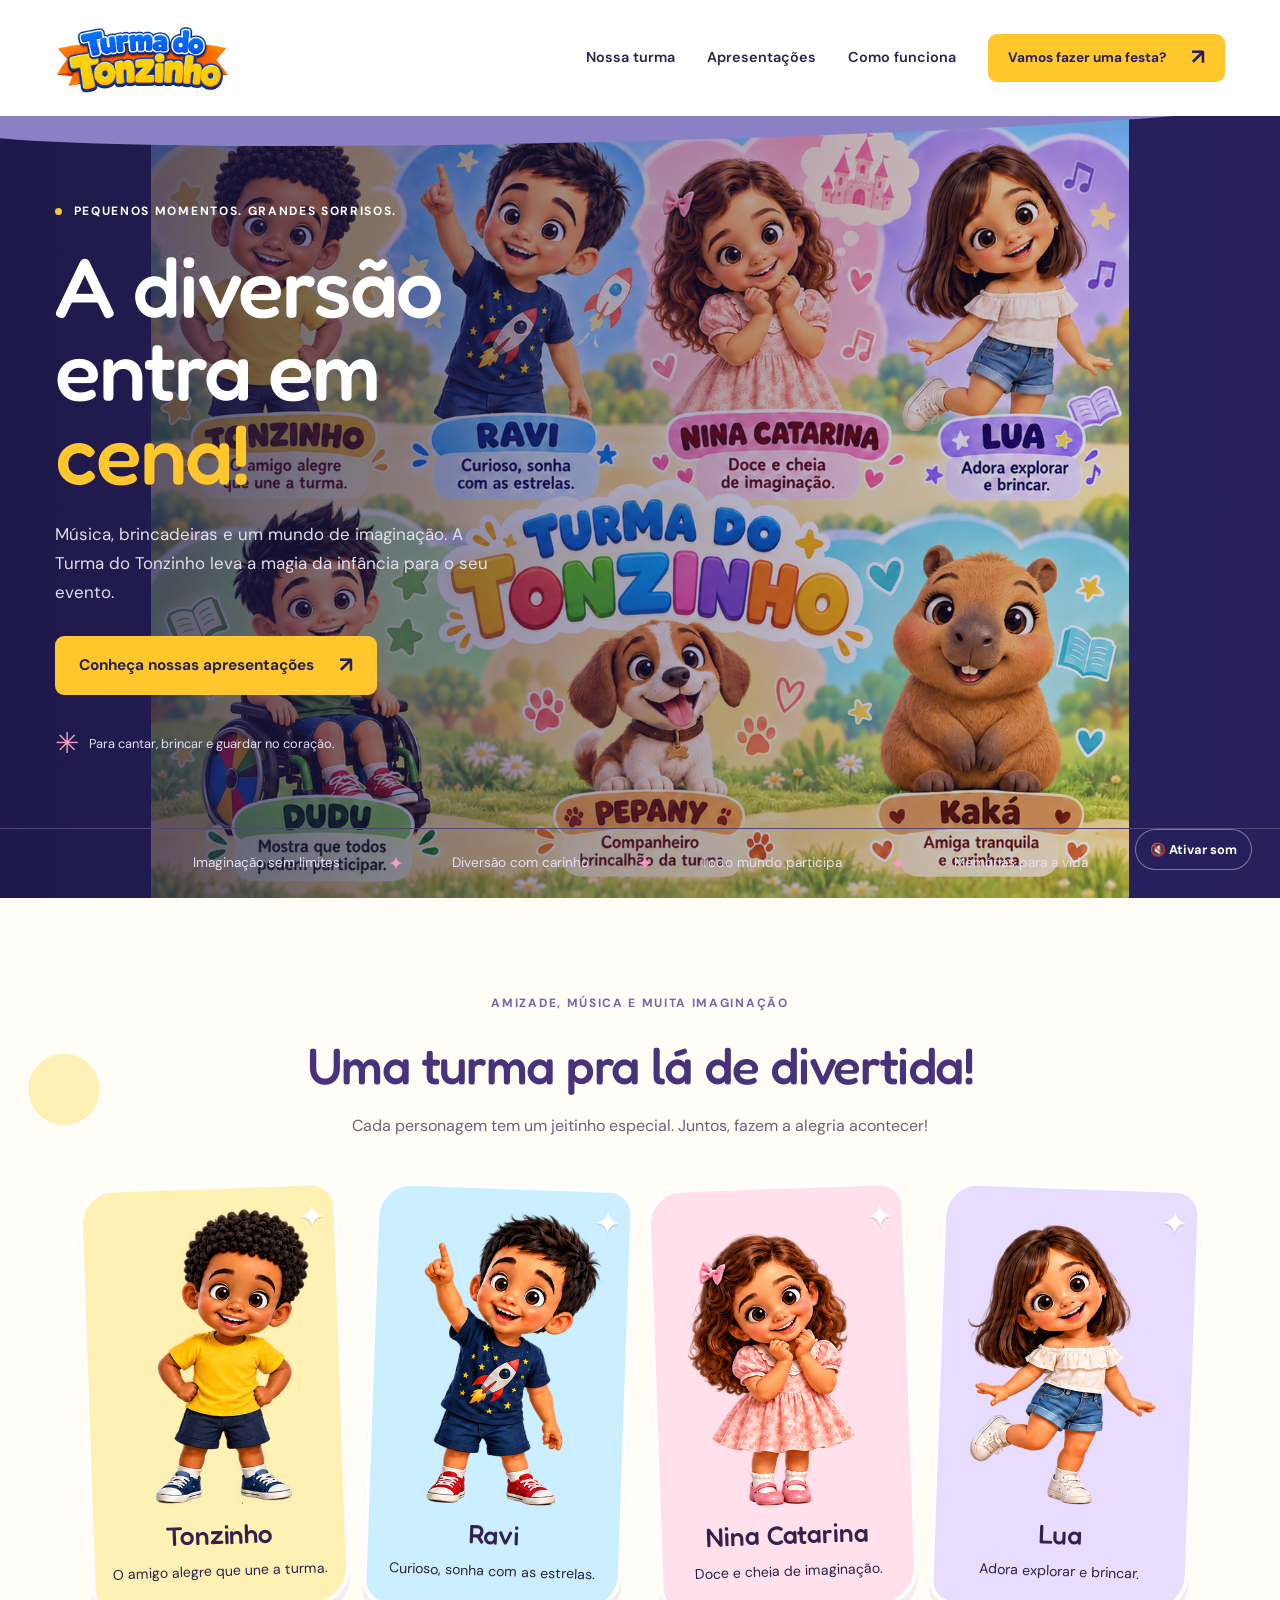
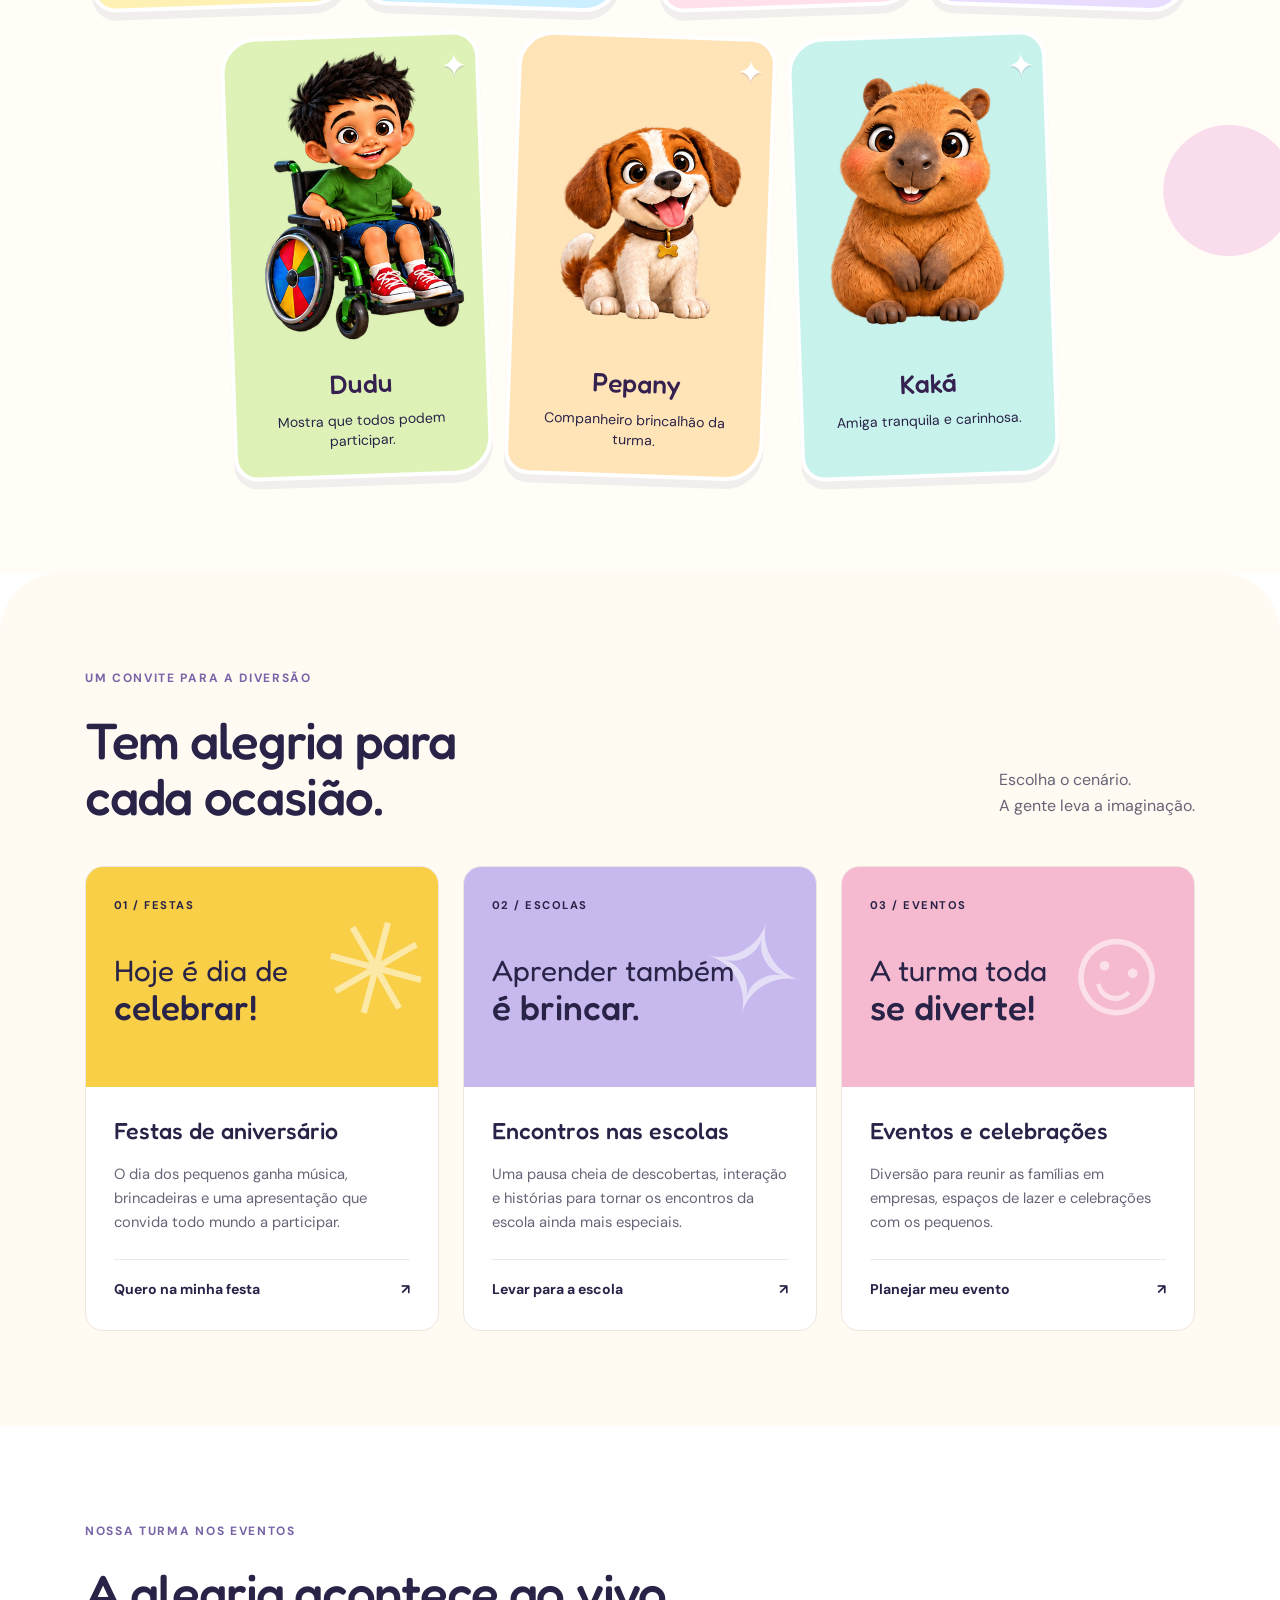
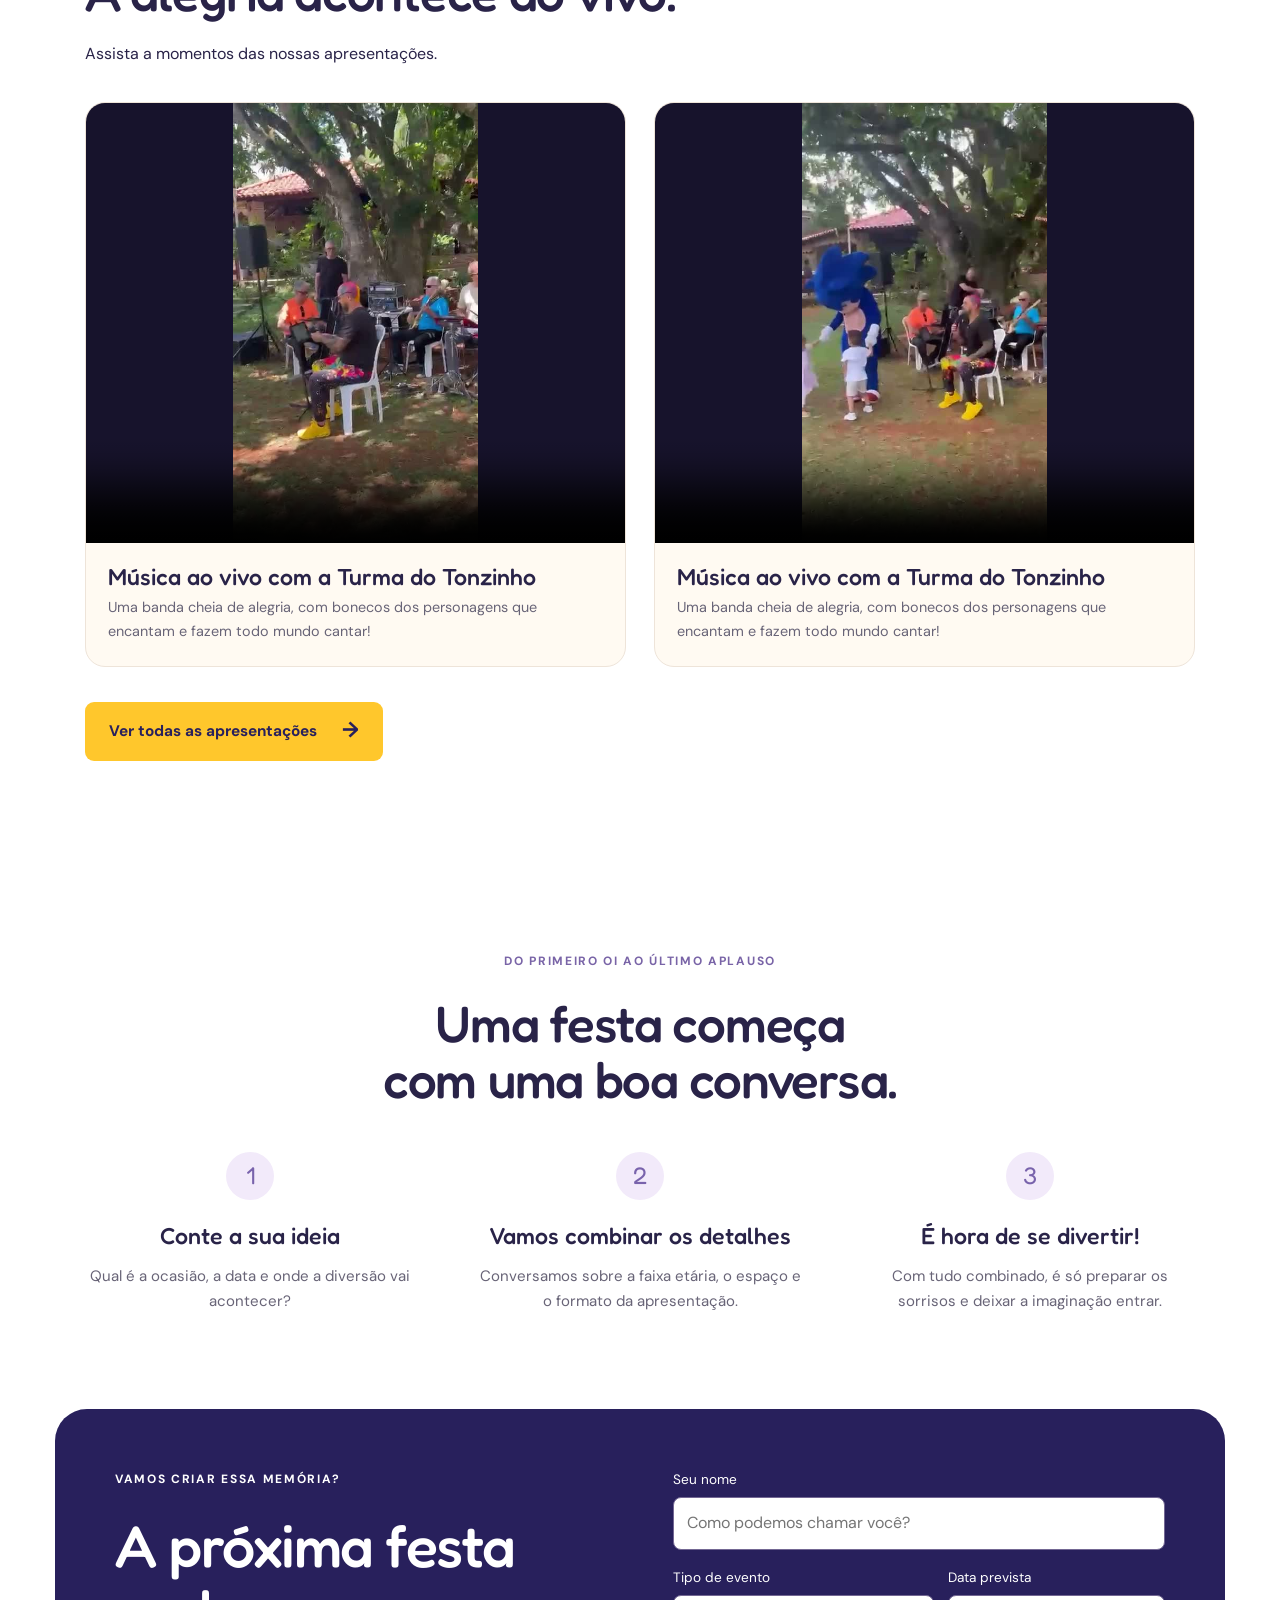
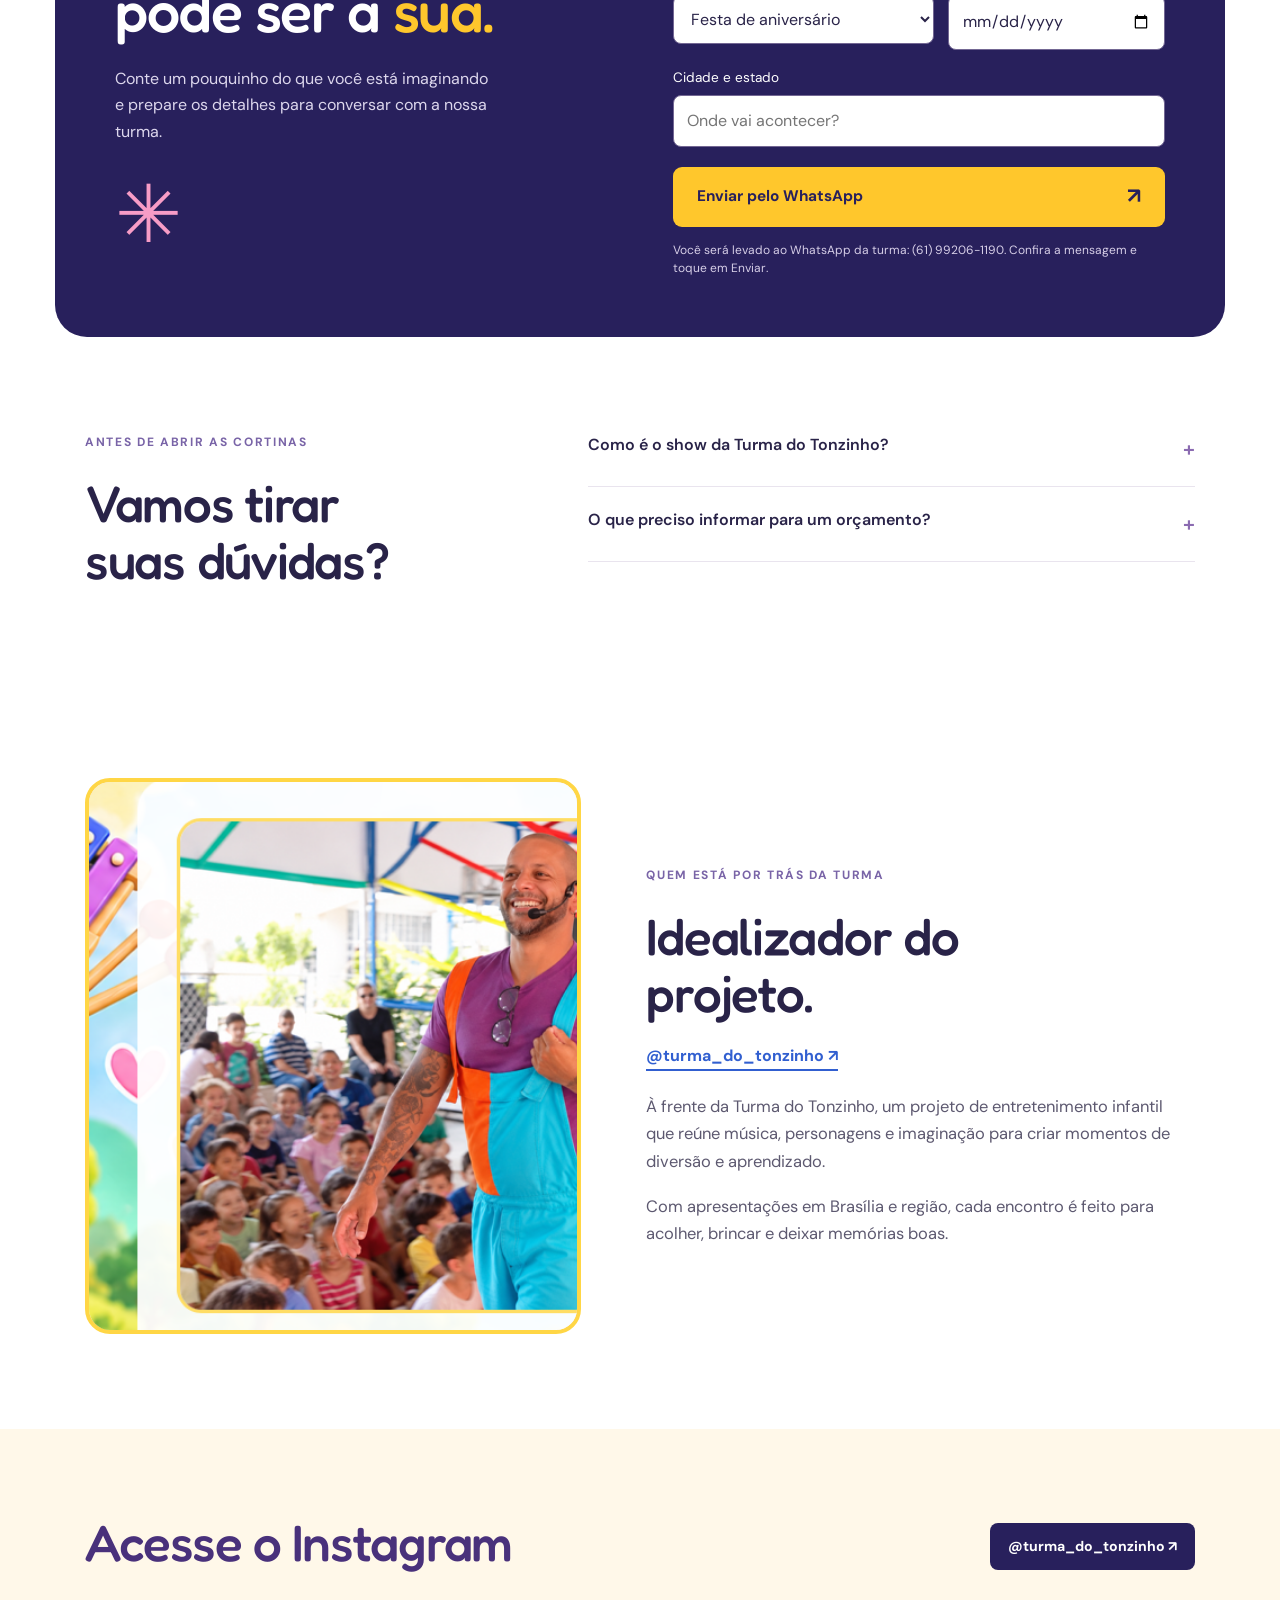
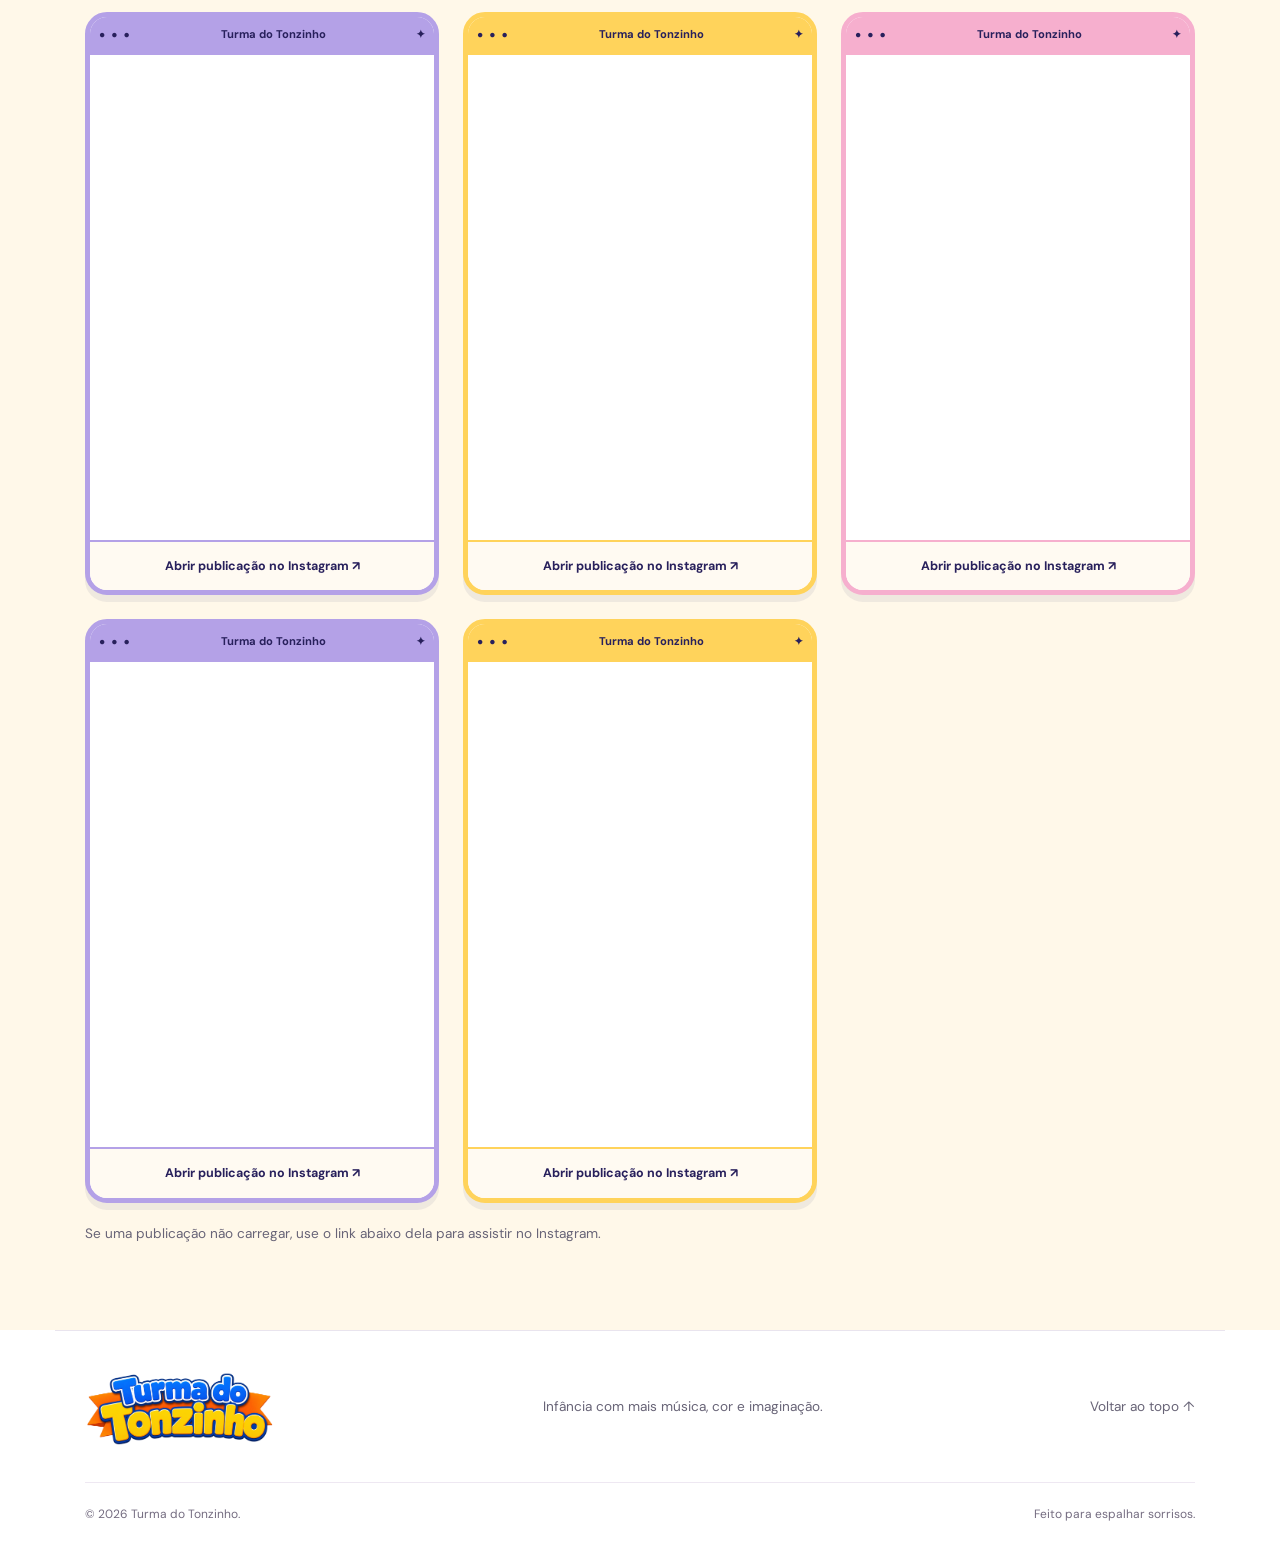
<file: index.html>
<!doctype html>
<html lang="pt-BR">
<head><meta charset="UTF-8"><meta name="viewport" content="width=device-width, initial-scale=1"><meta name="theme-color" content="#28205c"><meta name="description" content="Turma do Tonzinho: apresentações infantis com música, brincadeiras e muita imaginação para festas, escolas e eventos."><title>Turma do Tonzinho · A diversão entra em cena!</title><link rel="stylesheet" href="styles.css"><link rel="stylesheet" href="video.css?v=kaka-2"><link rel="stylesheet" href="proof.css"><link rel="stylesheet" href="apresentacoes.css?v=janelas-1"><link rel="stylesheet" href="personagens.css"></head>
<body>
<a class="skip" href="#conteudo">Pular para o conteúdo</a>
<header class="header"><a class="logo logo-image" href="#inicio" aria-label="Turma do Tonzinho, início"><img src="logo-turma-do-tonzinho.png" alt="Turma do Tonzinho"></a><button class="menu-toggle" aria-label="Abrir menu" aria-expanded="false" aria-controls="nav">☰</button><nav id="nav" aria-label="Menu principal"><a href="#sobre">Nossa turma</a><a href="apresentacoes.html">Apresentações</a><a href="#como-funciona">Como funciona</a><a class="button small" href="#contato">Vamos fazer uma festa? <span>↗</span></a></nav></header>
<main id="conteudo">
<section class="hero" id="inicio"><div class="hero-video-wrap"><video class="hero-video" poster="turma-personagens-kaka-acento.png" autoplay muted loop playsinline aria-label="Vinheta de abertura da Turma do Tonzinho"><source src="vinheta-abertura.mp4" type="video/mp4"></video><div class="hero-overlay"></div><button class="video-control" type="button" aria-label="Ativar som da vinheta" aria-pressed="false">🔇 <span>Ativar som</span></button></div><div class="wave"></div><div class="hero-inner"><div class="hero-copy"><p class="eyebrow"><span></span> PEQUENOS MOMENTOS. GRANDES SORRISOS.</p><h1>A diversão<br>entra em <em>cena!</em></h1><p class="hero-description">Música, brincadeiras e um mundo de imaginação. A Turma do Tonzinho leva a magia da infância para o seu evento.</p><a class="button" href="apresentacoes.html">Conheça nossas apresentações <span>↗</span></a><div class="hero-note"><span>✳</span> Para cantar, brincar e guardar no coração.</div></div><div class="hero-visual"><img src="turma-personagens-kaka-acento.png" alt="Personagens da Turma do Tonzinho" fetchpriority="high"><span class="spark spark-one">✦</span><span class="spark spark-two">✧</span><div class="photo-label">A turma toda chegou! <span>☺</span></div></div></div><div class="hero-bottom"><span>Imaginação sem limites</span><span>✦</span><span>Diversão com carinho</span><span>✦</span><span>Todo mundo participa</span><span>✦</span><span>Memórias para a vida</span></div></section>
<section class="character-section" id="sobre"><div class="section"><div class="character-heading"><p class="eyebrow purple">AMIZADE, MÚSICA E MUITA IMAGINAÇÃO</p><h2>Uma turma pra lá de divertida!</h2><p>Cada personagem tem um jeitinho especial. Juntos, fazem a alegria acontecer!</p></div><div class="character-grid"><article class="character-card" style="--card-color:#fff0b4"><span class="character-star" aria-hidden="true">✦</span><div class="character-sprite" role="img" aria-label="Tonzinho" style="background-position:0.0% 0%"></div><h3>Tonzinho</h3><p>O amigo alegre que une a turma.</p></article><article class="character-card" style="--card-color:#ccefff"><span class="character-star" aria-hidden="true">✦</span><div class="character-sprite" role="img" aria-label="Ravi" style="background-position:33.333333333333336% 0%"></div><h3>Ravi</h3><p>Curioso, sonha com as estrelas.</p></article><article class="character-card" style="--card-color:#ffe0eb"><span class="character-star" aria-hidden="true">✦</span><div class="character-sprite" role="img" aria-label="Nina Catarina" style="background-position:66.66666666666667% 0%"></div><h3>Nina Catarina</h3><p>Doce e cheia de imaginação.</p></article><article class="character-card" style="--card-color:#e9ddff"><span class="character-star" aria-hidden="true">✦</span><div class="character-sprite" role="img" aria-label="Lua" style="background-position:100.0% 0%"></div><h3>Lua</h3><p>Adora explorar e brincar.</p></article><article class="character-card" style="--card-color:#def2b7"><span class="character-star" aria-hidden="true">✦</span><div class="character-sprite" role="img" aria-label="Dudu" style="background-position:0.0% 100%"></div><h3>Dudu</h3><p>Mostra que todos podem participar.</p></article><article class="character-card" style="--card-color:#ffe4b8"><span class="character-star" aria-hidden="true">✦</span><div class="character-sprite" role="img" aria-label="Pepany" style="background-position:33.333333333333336% 100%"></div><h3>Pepany</h3><p>Companheiro brincalhão da turma.</p></article><article class="character-card" style="--card-color:#c8f2ec"><span class="character-star" aria-hidden="true">✦</span><div class="character-sprite" role="img" aria-label="Kaká" style="background-position:66.66666666666667% 100%"></div><h3>Kaká</h3><p>Amiga tranquila e carinhosa.</p></article></div></div></section>
<section class="shows" id="apresentacoes"><div class="section"><div class="section-heading"><div><p class="eyebrow purple">UM CONVITE PARA A DIVERSÃO</p><h2>Tem alegria para<br>cada ocasião.</h2></div><p>Escolha o cenário.<br>A gente leva a imaginação.</p></div><div class="cards"><article class="card"><div class="card-top birthday"><span class="card-number">01 / FESTAS</span><span class="card-symbol">✳</span><p>Hoje é dia de<br><strong>celebrar!</strong></p></div><div class="card-body"><h3>Festas de aniversário</h3><p>O dia dos pequenos ganha música, brincadeiras e uma apresentação que convida todo mundo a participar.</p><a href="#contato" data-event="Festa de aniversário">Quero na minha festa <span>↗</span></a></div></article><article class="card"><div class="card-top school"><span class="card-number">02 / ESCOLAS</span><span class="card-symbol">✧</span><p>Aprender também<br><strong>é brincar.</strong></p></div><div class="card-body"><h3>Encontros nas escolas</h3><p>Uma pausa cheia de descobertas, interação e histórias para tornar os encontros da escola ainda mais especiais.</p><a href="#contato" data-event="Apresentação na escola">Levar para a escola <span>↗</span></a></div></article><article class="card"><div class="card-top events"><span class="card-number">03 / EVENTOS</span><span class="card-symbol">☺</span><p>A turma toda<br><strong>se diverte!</strong></p></div><div class="card-body"><h3>Eventos e celebrações</h3><p>Diversão para reunir as famílias em empresas, espaços de lazer e celebrações com os pequenos.</p><a href="#contato" data-event="Evento ou celebração">Planejar meu evento <span>↗</span></a></div></article></div></div></section>
<section class="section event-preview"><p class="eyebrow purple">NOSSA TURMA NOS EVENTOS</p><h2>A alegria acontece ao vivo.</h2><p>Assista a momentos das nossas apresentações.</p><div class="event-videos"><article class="event-video"><video controls playsinline preload="none" poster="apresentacao-1.jpg" aria-label="Apresentação da Turma do Tonzinho, vídeo 1"><source src="apresentacao-1.mp4" type="video/mp4">Seu navegador não suporta vídeo.</video><h3>Música ao vivo com a Turma do Tonzinho</h3><p>Uma banda cheia de alegria, com bonecos dos personagens que encantam e fazem todo mundo cantar!</p></article><article class="event-video"><video controls playsinline preload="none" poster="apresentacao-2.jpg" aria-label="Apresentação da Turma do Tonzinho, vídeo 2"><source src="apresentacao-2.mp4" type="video/mp4">Seu navegador não suporta vídeo.</video><h3>Música ao vivo com a Turma do Tonzinho</h3><p>Uma banda cheia de alegria, com bonecos dos personagens que encantam e fazem todo mundo cantar!</p></article></div><a class="button" href="apresentacoes.html">Ver todas as apresentações <span>→</span></a></section><section class="steps section" id="como-funciona"><p class="eyebrow purple">DO PRIMEIRO OI AO ÚLTIMO APLAUSO</p><h2>Uma festa começa<br>com uma boa conversa.</h2><div class="steps-grid"><article><span>1</span><h3>Conte a sua ideia</h3><p>Qual é a ocasião, a data e onde a diversão vai acontecer?</p></article><article><span>2</span><h3>Vamos combinar os detalhes</h3><p>Conversamos sobre a faixa etária, o espaço e o formato da apresentação.</p></article><article><span>3</span><h3>É hora de se divertir!</h3><p>Com tudo combinado, é só preparar os sorrisos e deixar a imaginação entrar.</p></article></div></section>
<section class="contact section" id="contato"><div><p class="eyebrow">VAMOS CRIAR ESSA MEMÓRIA?</p><h2>A próxima festa<br>pode ser a <em>sua.</em></h2><p>Conte um pouquinho do que você está imaginando e prepare os detalhes para conversar com a nossa turma.</p><span class="contact-star">✳</span></div><form id="event-form"><label for="name">Seu nome</label><input id="name" name="name" placeholder="Como podemos chamar você?" required autocomplete="name"><div class="form-row"><div><label for="event">Tipo de evento</label><select id="event" name="event"><option>Festa de aniversário</option><option>Apresentação na escola</option><option>Evento ou celebração</option></select></div><div><label for="date">Data prevista</label><input type="date" id="date" name="date"></div></div><label for="city">Cidade e estado</label><input id="city" name="city" placeholder="Onde vai acontecer?" required><button class="button" type="submit">Enviar pelo WhatsApp <span>↗</span></button><p class="form-note">Você será levado ao WhatsApp da turma: (61) 99206-1190. Confira a mensagem e toque em Enviar.</p><div id="result" hidden><label for="message">Sua mensagem está pronta</label><textarea id="message" readonly rows="5"></textarea><a class="button" id="whatsapp-link" href="https://wa.me/5561992061190" target="_blank" rel="noopener">Abrir WhatsApp ↗</a><button class="copy-button" id="copy" type="button">Copiar mensagem</button><p id="copy-status" role="status"></p></div></form></section>
<section class="faq section"><div><p class="eyebrow purple">ANTES DE ABRIR AS CORTINAS</p><h2>Vamos tirar<br>suas dúvidas?</h2></div><div class="faq-list"><details><summary>Como é o show da Turma do Tonzinho?</summary><p>O show é da Turma do Tonzinho, com banda ao vivo e bonecos infantis dos nossos personagens. Uma apresentação cheia de música, alegria e interação para encantar as crianças!</p></details><details><summary>O que preciso informar para um orçamento?</summary><p>Separe a data, a cidade, o local, a faixa etária e a quantidade estimada de crianças. Informe também o tempo de apresentação desejado.</p></details></div></section>
<section class="founder section" id="idealizador"><div class="founder-photo"><img src="idealizador.png" alt="Idealizador da Turma do Tonzinho em uma apresentação para crianças"></div><div class="founder-copy"><p class="eyebrow purple">QUEM ESTÁ POR TRÁS DA TURMA</p><h2>Idealizador do<br>projeto.</h2><a href="https://www.instagram.com/turma_do_tonzinho/" target="_blank" rel="noopener">@turma_do_tonzinho ↗</a><p>À frente da Turma do Tonzinho, um projeto de entretenimento infantil que reúne música, personagens e imaginação para criar momentos de diversão e aprendizado.</p><p>Com apresentações em Brasília e região, cada encontro é feito para acolher, brincar e deixar memórias boas.</p></div></section><section class="social-proof" id="instagram"><div class="section"><div class="section-heading"><h2>Acesse o Instagram</h2><a class="instagram-link" href="https://www.instagram.com/turma_do_tonzinho/" target="_blank" rel="noopener">@turma_do_tonzinho ↗</a></div><div class="event-instagram"><article class="instagram-window"><div class="window-bar" aria-hidden="true"><span class="window-dots">● ● ●</span><span>Turma do Tonzinho</span><span>✦</span></div><iframe src="https://www.instagram.com/p/DZEY9xwAdph/embed/" title="Publicação 1 da Turma do Tonzinho no Instagram" loading="lazy" allow="autoplay; encrypted-media; picture-in-picture; fullscreen" allowfullscreen></iframe><a href="https://www.instagram.com/p/DZEY9xwAdph/" target="_blank" rel="noopener">Abrir publicação no Instagram ↗</a></article><article class="instagram-window"><div class="window-bar" aria-hidden="true"><span class="window-dots">● ● ●</span><span>Turma do Tonzinho</span><span>✦</span></div><iframe src="https://www.instagram.com/p/DVj2JoKgKFH/embed/" title="Publicação 2 da Turma do Tonzinho no Instagram" loading="lazy" allow="autoplay; encrypted-media; picture-in-picture; fullscreen" allowfullscreen></iframe><a href="https://www.instagram.com/p/DVj2JoKgKFH/" target="_blank" rel="noopener">Abrir publicação no Instagram ↗</a></article><article class="instagram-window"><div class="window-bar" aria-hidden="true"><span class="window-dots">● ● ●</span><span>Turma do Tonzinho</span><span>✦</span></div><iframe src="https://www.instagram.com/p/DVeevL1gLmP/embed/" title="Publicação 3 da Turma do Tonzinho no Instagram" loading="lazy" allow="autoplay; encrypted-media; picture-in-picture; fullscreen" allowfullscreen></iframe><a href="https://www.instagram.com/p/DVeevL1gLmP/" target="_blank" rel="noopener">Abrir publicação no Instagram ↗</a></article><article class="instagram-window"><div class="window-bar" aria-hidden="true"><span class="window-dots">● ● ●</span><span>Turma do Tonzinho</span><span>✦</span></div><iframe src="https://www.instagram.com/p/DVeZtWxgNIA/embed/" title="Publicação 4 da Turma do Tonzinho no Instagram" loading="lazy" allow="autoplay; encrypted-media; picture-in-picture; fullscreen" allowfullscreen></iframe><a href="https://www.instagram.com/p/DVeZtWxgNIA/" target="_blank" rel="noopener">Abrir publicação no Instagram ↗</a></article><article class="instagram-window"><div class="window-bar" aria-hidden="true"><span class="window-dots">● ● ●</span><span>Turma do Tonzinho</span><span>✦</span></div><iframe src="https://www.instagram.com/p/DSLtM_ggK1r/embed/" title="Publicação 5 da Turma do Tonzinho no Instagram" loading="lazy" allow="autoplay; encrypted-media; picture-in-picture; fullscreen" allowfullscreen></iframe><a href="https://www.instagram.com/p/DSLtM_ggK1r/" target="_blank" rel="noopener">Abrir publicação no Instagram ↗</a></article></div><p class="embed-note">Se uma publicação não carregar, use o link abaixo dela para assistir no Instagram.</p></div></section></main><footer><a class="logo logo-image" href="#inicio" aria-label="Turma do Tonzinho, início"><img src="logo-turma-do-tonzinho.png" alt="Turma do Tonzinho"></a><p>Infância com mais música, cor e imaginação.</p><a href="#inicio">Voltar ao topo ↑</a><div class="footer-bottom"><span>© <span id="year">2026</span> Turma do Tonzinho.</span><span>Feito para espalhar sorrisos.</span></div></footer><script src="script.js?v=whatsapp-1"></script>
</body><script src="video.js"></script></html>
</file>
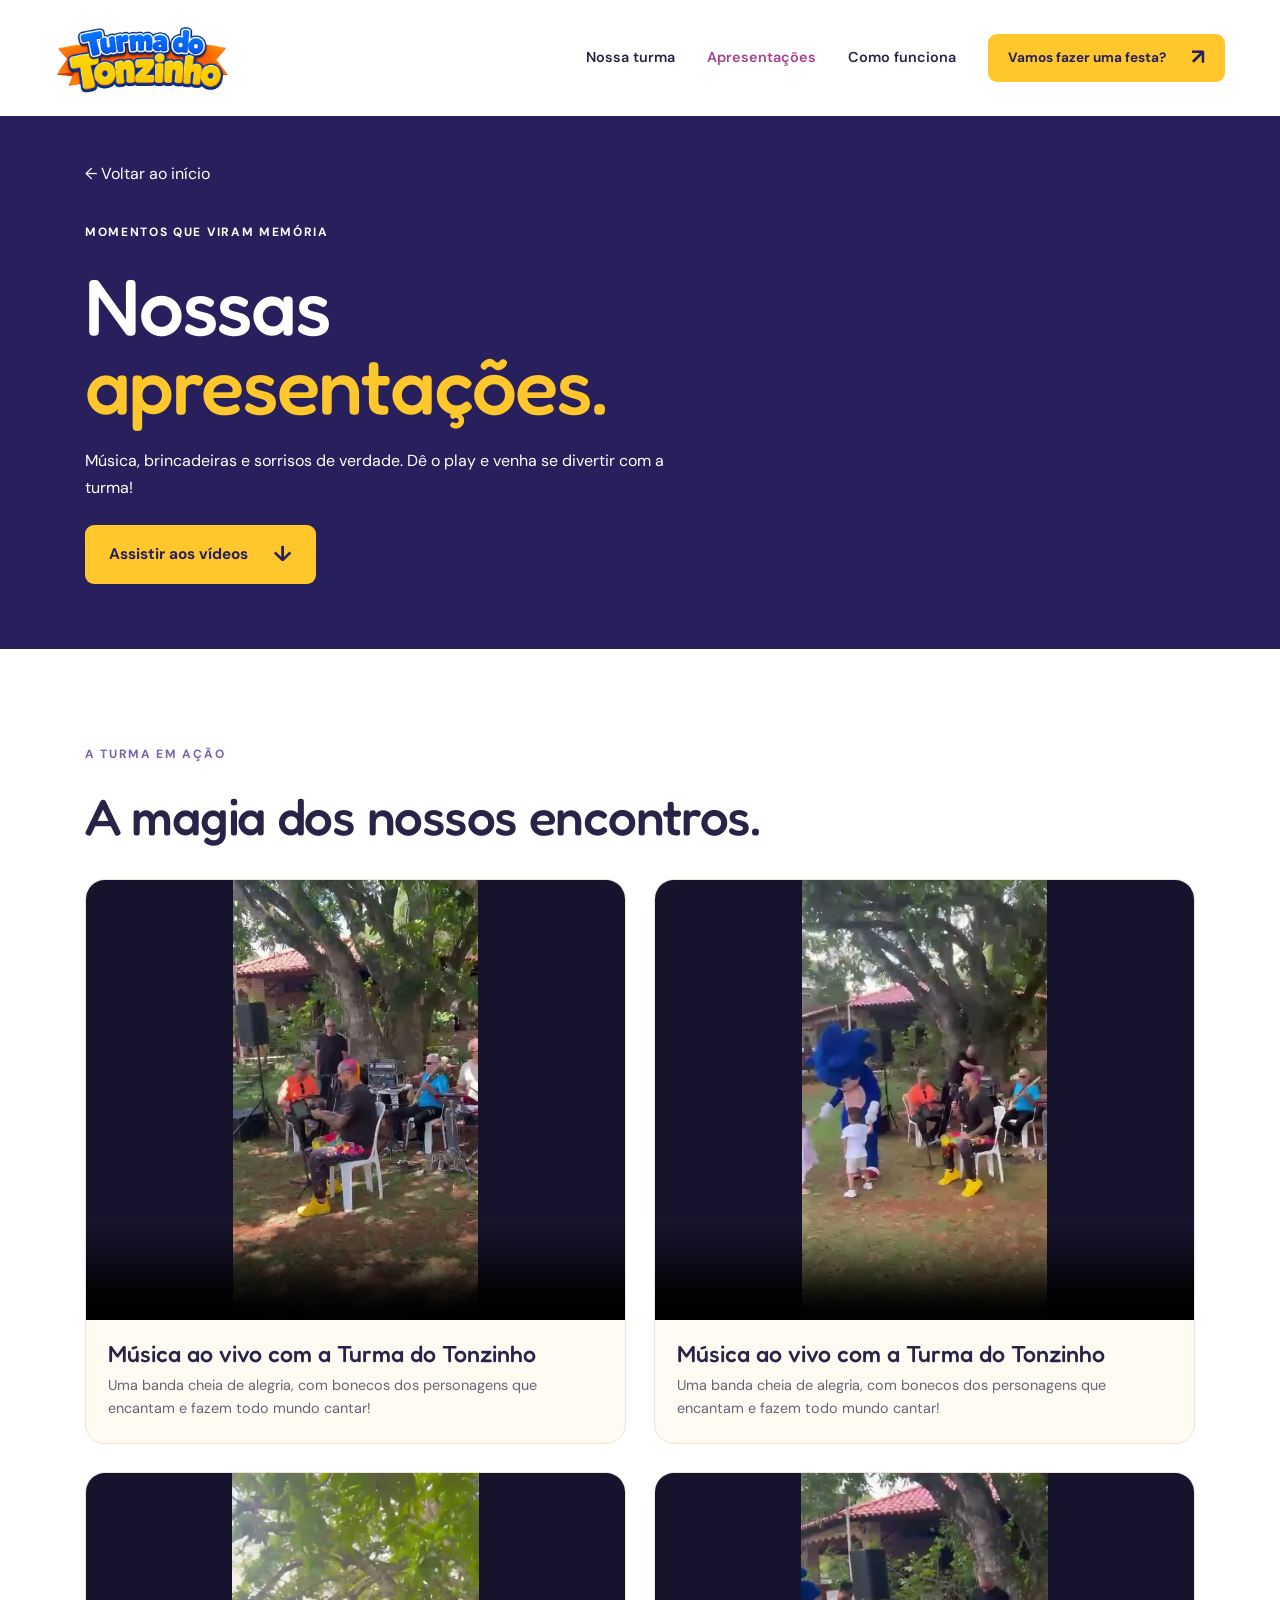
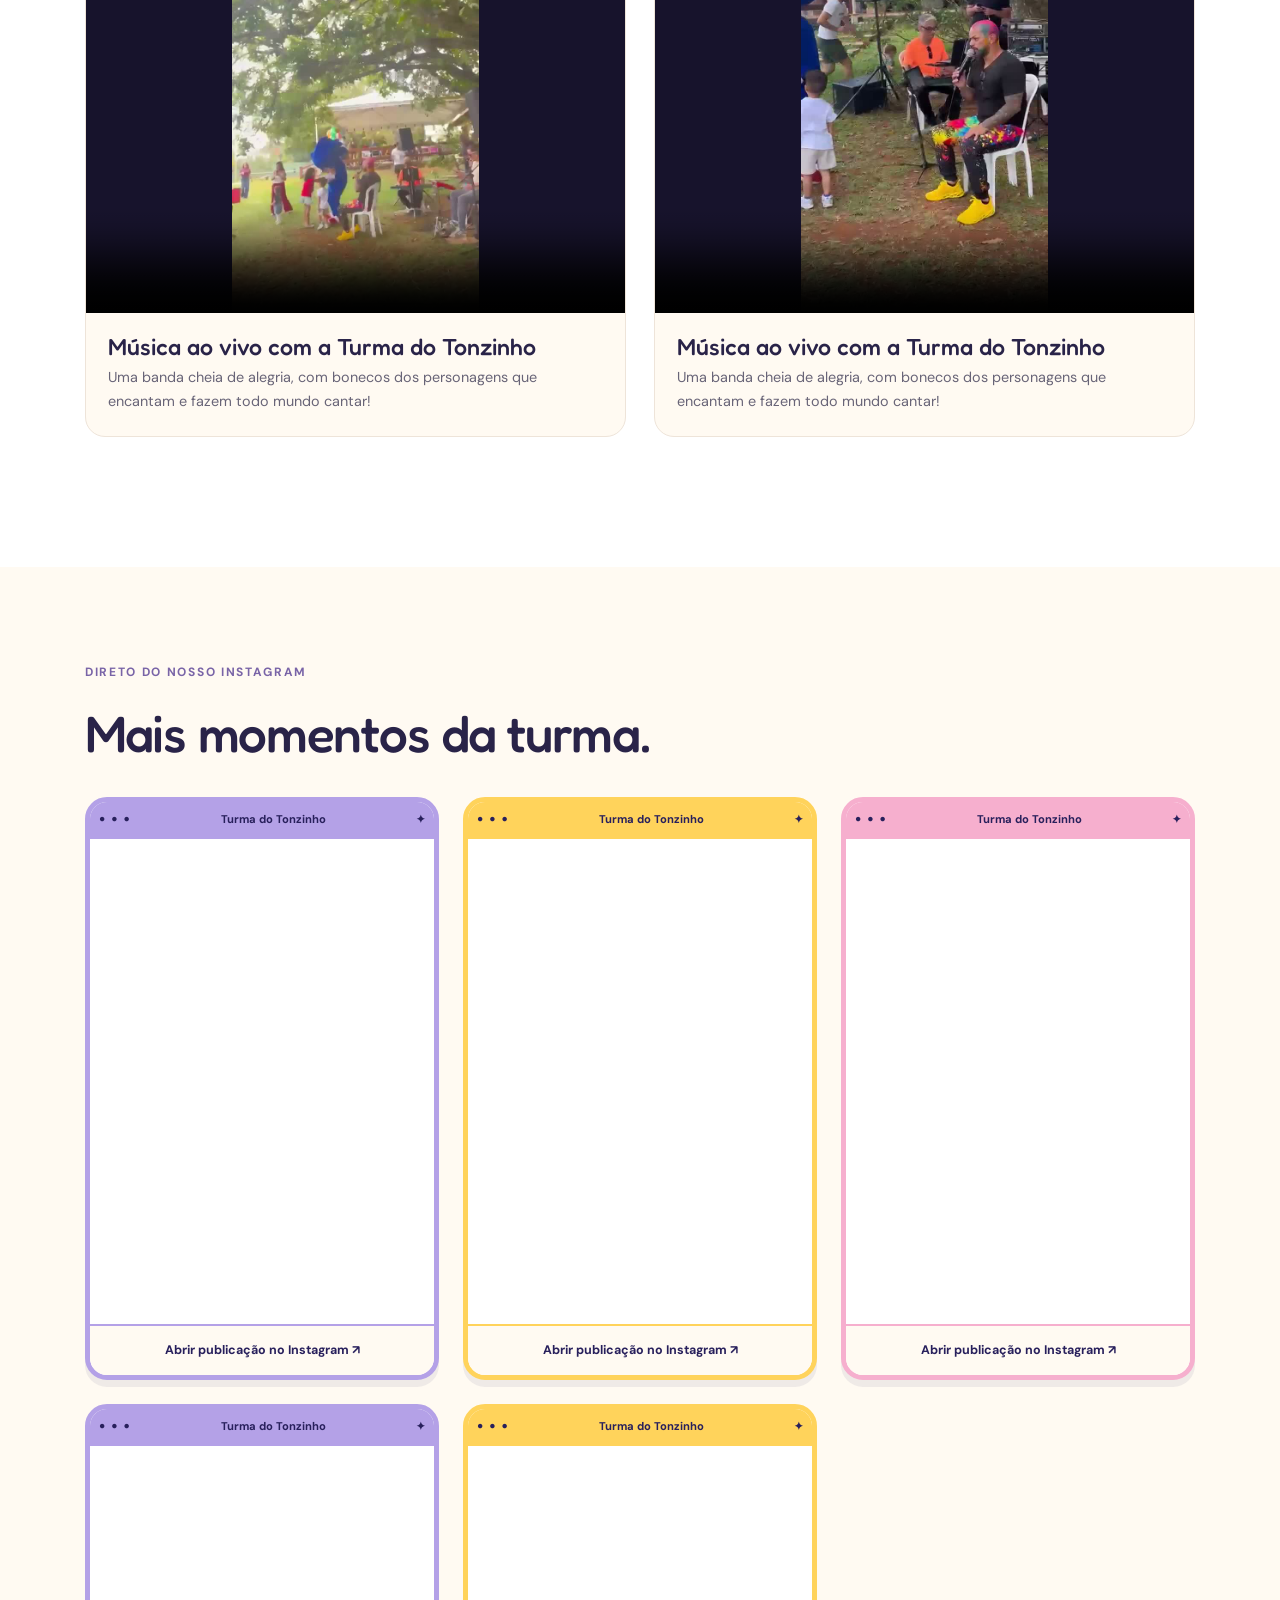
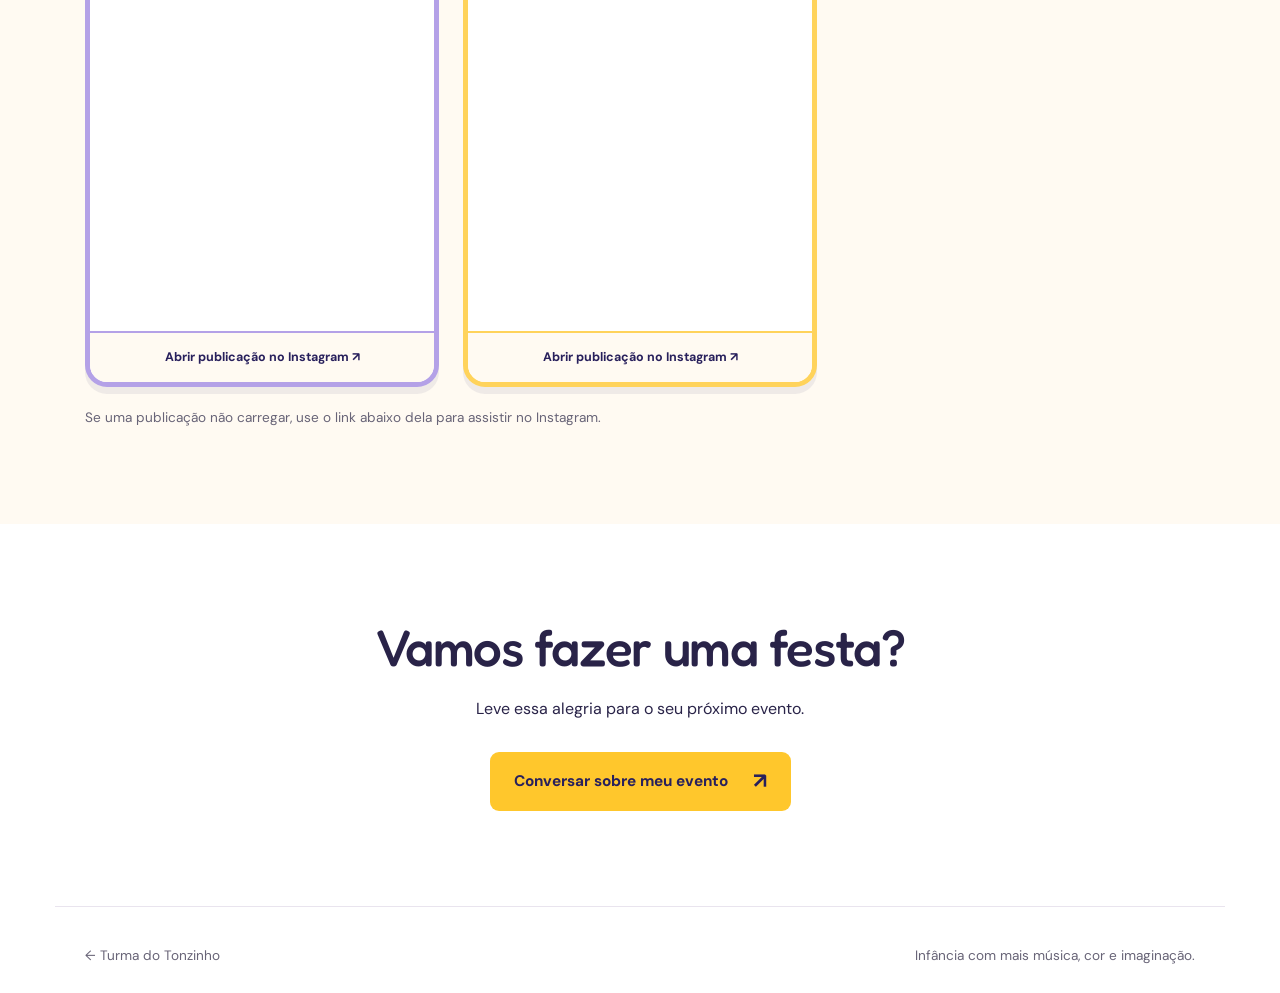
<file: apresentacoes.html>
<!doctype html><html lang="pt-BR"><head><meta charset="UTF-8"><meta name="viewport" content="width=device-width, initial-scale=1"><meta name="description" content="Assista às apresentações da Turma do Tonzinho em eventos."><title>Apresentações · Turma do Tonzinho</title><link rel="stylesheet" href="styles.css"><link rel="stylesheet" href="video.css?v=kaka-2"><link rel="stylesheet" href="apresentacoes.css?v=janelas-1"></head><body><a class="skip" href="#conteudo">Pular para o conteúdo</a><header class="header"><a class="logo logo-image" href="index.html#inicio" aria-label="Turma do Tonzinho, início"><img src="logo-turma-do-tonzinho.png" alt="Turma do Tonzinho"></a><button class="menu-toggle" aria-label="Abrir menu" aria-expanded="false" aria-controls="nav">☰</button><nav id="nav" aria-label="Menu principal"><a href="index.html#sobre">Nossa turma</a><a href="apresentacoes.html" aria-current="page">Apresentações</a><a href="index.html#como-funciona">Como funciona</a><a class="button small" href="index.html#contato">Vamos fazer uma festa? <span>↗</span></a></nav></header><main id="conteudo"><section class="event-intro"><div class="section"><a href="index.html">← Voltar ao início</a><p class="eyebrow">MOMENTOS QUE VIRAM MEMÓRIA</p><h1>Nossas<br><em>apresentações.</em></h1><p>Música, brincadeiras e sorrisos de verdade. Dê o play e venha se divertir com a turma!</p><a class="button" href="#videos">Assistir aos vídeos <span>↓</span></a></div></section><section class="section" id="videos"><p class="eyebrow purple">A TURMA EM AÇÃO</p><h2>A magia dos nossos encontros.</h2><div class="event-videos"><article class="event-video"><video controls playsinline preload="none" poster="apresentacao-1.jpg" aria-label="Apresentação da Turma do Tonzinho, vídeo 1"><source src="apresentacao-1.mp4" type="video/mp4">Seu navegador não suporta vídeo.</video><h3>Música ao vivo com a Turma do Tonzinho</h3><p>Uma banda cheia de alegria, com bonecos dos personagens que encantam e fazem todo mundo cantar!</p></article><article class="event-video"><video controls playsinline preload="none" poster="apresentacao-2.jpg" aria-label="Apresentação da Turma do Tonzinho, vídeo 2"><source src="apresentacao-2.mp4" type="video/mp4">Seu navegador não suporta vídeo.</video><h3>Música ao vivo com a Turma do Tonzinho</h3><p>Uma banda cheia de alegria, com bonecos dos personagens que encantam e fazem todo mundo cantar!</p></article><article class="event-video"><video controls playsinline preload="none" poster="apresentacao-3.jpg" aria-label="Apresentação da Turma do Tonzinho, vídeo 3"><source src="apresentacao-3.mp4" type="video/mp4">Seu navegador não suporta vídeo.</video><h3>Música ao vivo com a Turma do Tonzinho</h3><p>Uma banda cheia de alegria, com bonecos dos personagens que encantam e fazem todo mundo cantar!</p></article><article class="event-video"><video controls playsinline preload="none" poster="apresentacao-4.jpg" aria-label="Apresentação da Turma do Tonzinho, vídeo 4"><source src="apresentacao-4.mp4" type="video/mp4">Seu navegador não suporta vídeo.</video><h3>Música ao vivo com a Turma do Tonzinho</h3><p>Uma banda cheia de alegria, com bonecos dos personagens que encantam e fazem todo mundo cantar!</p></article></div></section><section class="event-social" id="instagram"><div class="section"><p class="eyebrow purple">DIRETO DO NOSSO INSTAGRAM</p><h2>Mais momentos da turma.</h2><div class="event-instagram"><article class="instagram-window"><div class="window-bar" aria-hidden="true"><span class="window-dots">● ● ●</span><span>Turma do Tonzinho</span><span>✦</span></div><iframe src="https://www.instagram.com/p/DZEY9xwAdph/embed/" title="Publicação 1 da Turma do Tonzinho no Instagram" loading="lazy" allow="autoplay; encrypted-media; picture-in-picture; fullscreen" allowfullscreen></iframe><a href="https://www.instagram.com/p/DZEY9xwAdph/" target="_blank" rel="noopener">Abrir publicação no Instagram ↗</a></article><article class="instagram-window"><div class="window-bar" aria-hidden="true"><span class="window-dots">● ● ●</span><span>Turma do Tonzinho</span><span>✦</span></div><iframe src="https://www.instagram.com/p/DVj2JoKgKFH/embed/" title="Publicação 2 da Turma do Tonzinho no Instagram" loading="lazy" allow="autoplay; encrypted-media; picture-in-picture; fullscreen" allowfullscreen></iframe><a href="https://www.instagram.com/p/DVj2JoKgKFH/" target="_blank" rel="noopener">Abrir publicação no Instagram ↗</a></article><article class="instagram-window"><div class="window-bar" aria-hidden="true"><span class="window-dots">● ● ●</span><span>Turma do Tonzinho</span><span>✦</span></div><iframe src="https://www.instagram.com/p/DVeevL1gLmP/embed/" title="Publicação 3 da Turma do Tonzinho no Instagram" loading="lazy" allow="autoplay; encrypted-media; picture-in-picture; fullscreen" allowfullscreen></iframe><a href="https://www.instagram.com/p/DVeevL1gLmP/" target="_blank" rel="noopener">Abrir publicação no Instagram ↗</a></article><article class="instagram-window"><div class="window-bar" aria-hidden="true"><span class="window-dots">● ● ●</span><span>Turma do Tonzinho</span><span>✦</span></div><iframe src="https://www.instagram.com/p/DVeZtWxgNIA/embed/" title="Publicação 4 da Turma do Tonzinho no Instagram" loading="lazy" allow="autoplay; encrypted-media; picture-in-picture; fullscreen" allowfullscreen></iframe><a href="https://www.instagram.com/p/DVeZtWxgNIA/" target="_blank" rel="noopener">Abrir publicação no Instagram ↗</a></article><article class="instagram-window"><div class="window-bar" aria-hidden="true"><span class="window-dots">● ● ●</span><span>Turma do Tonzinho</span><span>✦</span></div><iframe src="https://www.instagram.com/p/DSLtM_ggK1r/embed/" title="Publicação 5 da Turma do Tonzinho no Instagram" loading="lazy" allow="autoplay; encrypted-media; picture-in-picture; fullscreen" allowfullscreen></iframe><a href="https://www.instagram.com/p/DSLtM_ggK1r/" target="_blank" rel="noopener">Abrir publicação no Instagram ↗</a></article></div><p class="embed-note">Se uma publicação não carregar, use o link abaixo dela para assistir no Instagram.</p></div></section><section class="section event-cta"><h2>Vamos fazer uma festa?</h2><p>Leve essa alegria para o seu próximo evento.</p><a class="button" href="index.html#contato">Conversar sobre meu evento <span>↗</span></a></section></main><footer><a href="index.html">← Turma do Tonzinho</a><p>Infância com mais música, cor e imaginação.</p></footer><script>const toggle=document.querySelector('.menu-toggle');const nav=document.querySelector('#nav');toggle.addEventListener('click',()=>{const open=nav.classList.toggle('open');toggle.setAttribute('aria-expanded',String(open));});document.querySelectorAll('video').forEach(video=>video.addEventListener('play',()=>document.querySelectorAll('video').forEach(other=>{if(other!==video)other.pause()})));</script></body></html>
</file>
<file: styles.css>
@import url('https://fonts.googleapis.com/css2?family=DM+Sans:wght@400;500;600;700&family=Fredoka:wght@400;500;600;700&display=swap');
:root{--purple:#28205c;--yellow:#ffc72c;--pink:#f79cc6;--ink:#292348;--muted:#686477;--cream:#fffaf2}*{box-sizing:border-box}html{scroll-behavior:smooth;scroll-padding-top:100px}body{margin:0;color:var(--ink);font-family:'DM Sans',sans-serif;font-size:16px;line-height:1.65}a{color:inherit;text-decoration:none}button,input,select,textarea{font:inherit}button,a,input,select,summary,textarea{-webkit-tap-highlight-color:transparent}a:focus-visible,button:focus-visible,summary:focus-visible{outline:3px solid #d7478a;outline-offset:6px}h1,h2,h3,p{margin:0}h1,h2,h3,.logo{font-family:'Fredoka',sans-serif}h2{font-size:clamp(2.3rem,4vw,3.5rem);line-height:1.1;font-weight:500;letter-spacing:-.025em}h3{font-size:1.45rem;font-weight:500;line-height:1.3}em{font-style:normal}section{scroll-margin-top:25px}.header{max-width:1250px;margin:auto;padding:23px 40px;display:flex;align-items:center;justify-content:space-between;gap:35px}.logo{display:flex;flex-direction:column;line-height:.95;font-size:2.15rem;font-weight:600;letter-spacing:-.06em}.logo-small{font-size:.95rem;letter-spacing:.04em;margin-bottom:4px}.logo-star{color:#f1a800;font-size:1.7rem;margin-left:3px}nav{display:flex;align-items:center;gap:32px;font-size:.9rem;font-weight:600}nav>a:not(.button):hover{color:#a64191}.button{border:0;display:inline-flex;justify-content:space-between;align-items:center;gap:25px;background:var(--yellow);color:var(--purple);padding:17px 24px;border-radius:9px;font-weight:700;font-size:.96rem;cursor:pointer;transition:transform .2s,background .2s}.button:hover{transform:translateY(-3px);background:#ffda62}.button span{font-size:1.35rem;line-height:1}.button.small{padding:13px 20px;font-size:.85rem}.menu-toggle{display:none}.hero{background:var(--purple);color:white;position:relative;overflow:hidden;padding-top:30px}.wave{position:absolute;left:-3%;right:-3%;height:58px;background:#8b80c6;top:-33px;border-radius:0 0 50% 50%;transform:rotate(-1.5deg)}.hero-inner{max-width:1250px;min-height:575px;margin:auto;padding:55px 40px 60px;display:grid;grid-template-columns:1fr 1fr;align-items:center;gap:35px}.eyebrow{font-size:.75rem;font-weight:700;letter-spacing:.14em;line-height:1.8;margin-bottom:22px}.eyebrow span{display:inline-block;background:var(--yellow);width:7px;height:7px;border-radius:50%;margin-right:7px}.eyebrow.purple{color:#7964a7}h1{font-size:clamp(3.5rem,6.6vw,5.6rem);font-weight:500;line-height:.99;letter-spacing:-.025em}h1 em{color:var(--yellow)}.hero-description{max-width:440px;margin:25px 0 29px;color:#e1ddec;font-size:1.06rem;line-height:1.7}.hero-note{font-size:.8rem;margin-top:25px;color:#e3dff0;display:flex;gap:10px;align-items:center}.hero-note span{font-size:1.8rem;color:var(--pink)}.hero-visual{position:relative;min-width:0}.hero-visual img{width:100%;height:430px;object-fit:cover;display:block;border-radius:46% 45% 35% 35%;border:8px solid #554789;transform:rotate(2deg)}.spark{position:absolute;color:var(--yellow);font-size:4.8rem;line-height:1}.spark-one{left:-15px;top:-12px}.spark-two{right:-10px;bottom:50px;color:var(--pink)}.photo-label{position:absolute;bottom:8px;left:20px;background:var(--pink);color:var(--purple);padding:10px 20px;font-family:'Fredoka',sans-serif;font-size:1.2rem;transform:rotate(-5deg);border-radius:6px}.photo-label span{margin-left:10px}.image-caption{position:absolute;right:15px;bottom:-29px;font-size:.75rem;color:#d6cee9}.hero-bottom{display:flex;justify-content:center;gap:48px;align-items:center;padding:19px 30px;border-top:1px solid #504775;color:#e4def2;font-size:.85rem}.hero-bottom>span:nth-child(even){color:var(--pink);font-size:1.2rem}.section{max-width:1170px;margin:auto;padding:95px 30px}.about{display:grid;grid-template-columns:1fr 1.15fr;gap:95px;align-items:center}.about-art{min-height:360px;position:relative;display:grid;place-items:center}.about-circle{background:#fce3ed;width:310px;height:310px;border-radius:47% 53% 44% 56%;padding:44px;transform:rotate(-8deg);line-height:1.1;font-family:'Fredoka',sans-serif}.about-circle>span:first-child{font-size:1.2rem}.about-circle strong{display:block;font-size:3.8rem;font-weight:500;margin-top:7px}.about-circle em{color:#a54c87}.smile{position:absolute;right:25px;bottom:26px;font-size:4rem;color:#a54c87}.orbit{position:absolute;border:13px solid var(--yellow);width:100px;height:100px;border-radius:50%;right:0;bottom:0}.mini-star{position:absolute;left:10px;top:0;font-size:3rem;color:#a190d4}.little-note{position:absolute;bottom:22px;left:0;font-size:1.1rem;font-family:'Fredoka';transform:rotate(-8deg)}.about-copy>p:not(.eyebrow){color:var(--muted);margin-top:20px}.values{display:flex;gap:24px;margin-top:28px}.values>div{display:flex;align-items:center;gap:10px;flex:1}.values strong{font-size:.85rem;line-height:1.4}.value-icon{font-size:1.6rem;flex-shrink:0;padding:3px 11px;border-radius:12px}.pink{background:#ffe2ec;color:#a83b6c}.yellow{background:#fff0b9;color:#826000}.shows{background:var(--cream);border-radius:60px 60px 0 0}.section-heading{display:flex;align-items:end;justify-content:space-between;margin-bottom:42px}.section-heading>p{color:var(--muted);padding-bottom:5px}.cards{display:grid;grid-template-columns:repeat(3,1fr);gap:24px}.card{border-radius:18px;overflow:hidden;background:white;border:1px solid #ede6e0;transition:transform .2s}.card:hover{transform:translateY(-5px)}.card-top{height:220px;padding:24px 28px;position:relative;overflow:hidden}.birthday{background:#f8cf46}.school{background:#c7b9ee}.events{background:#f6bad0}.card-number{font-size:.7rem;letter-spacing:.13em;font-weight:700}.card-symbol{position:absolute;right:10px;top:40px;font-size:8rem;line-height:1;color:#fff8;transform:rotate(15deg)}.card-top p{position:relative;font-family:'Fredoka';font-size:1.85rem;line-height:1.15;margin-top:35px}.card-top strong{font-weight:500;font-size:2.2rem}.card-body{padding:28px}.card-body p{color:var(--muted);font-size:.92rem;margin:16px 0 25px}.card-body a{display:flex;justify-content:space-between;font-size:.88rem;font-weight:700;border-top:1px solid #eee7ed;padding-top:18px}.card-body a:hover{color:#a64191}.steps{text-align:center}.steps-grid{display:grid;grid-template-columns:repeat(3,1fr);gap:60px;margin-top:45px}.steps-grid article>span{display:grid;place-items:center;width:48px;height:48px;border-radius:50%;background:#f2eafa;color:#7963ac;font-family:'Fredoka';font-size:1.5rem;margin:0 auto 20px}.steps-grid p{color:var(--muted);margin-top:14px;font-size:.94rem}.contact{background:var(--purple);color:white;border-radius:32px;display:grid;grid-template-columns:1fr 1fr;gap:65px;padding:60px}.contact h2{font-size:3.7rem}.contact h2 em{color:var(--yellow)}.contact>div>p:not(.eyebrow){color:#ddd7ed;margin-top:23px;max-width:375px}.contact-star{display:block;color:var(--pink);font-size:5rem;line-height:1;margin-top:30px}form label{display:block;font-size:.85rem;margin-bottom:6px}input,select,textarea{width:100%;border:1px solid #736793;border-radius:8px;background:#fff;color:var(--ink);padding:12px 13px;margin-bottom:17px;min-width:0}input:focus,select:focus,textarea:focus{outline:3px solid var(--pink);outline-offset:2px}.form-row{display:grid;grid-template-columns:1.2fr 1fr;gap:14px}form .button{width:100%;margin-top:3px}.form-note{font-size:.75rem;color:#d6cee7;margin-top:14px;line-height:1.5}#result{margin-top:22px}textarea{font-size:.9rem;resize:vertical}.copy-button{background:white;border:0;border-radius:7px;padding:8px 18px;cursor:pointer;color:var(--purple)}#copy-status{font-size:.85rem;margin-top:8px}.faq{display:grid;grid-template-columns:1fr 1.4fr;gap:70px}.faq-list details{border-bottom:1px solid #e9e4ee;padding:20px 0}.faq-list details:first-child{padding-top:0}summary{font-weight:600;cursor:pointer;list-style:none;display:flex;justify-content:space-between;gap:20px}summary::-webkit-details-marker{display:none}summary:after{content:'+';color:#8b6bb1;font-size:1.3rem}details[open] summary:after{content:'−'}details p{color:var(--muted);font-size:.95rem;margin-top:15px}footer{max-width:1170px;padding:38px 30px 25px;margin:auto;border-top:1px solid #e9e4ee;display:flex;flex-wrap:wrap;justify-content:space-between;align-items:center;gap:25px}footer>p,footer>a:last-of-type{font-size:.85rem;color:var(--muted)}.footer-bottom{width:100%;border-top:1px solid #eee8f2;padding-top:22px;margin-top:12px;display:flex;justify-content:space-between;font-size:.75rem;color:#746c80}.skip{position:absolute;top:-100px;background:white;padding:15px;z-index:10}.skip:focus{top:0}
@media(min-width:1500px){.hero-inner{min-height:640px}.hero-visual img{height:470px}}@media(max-width:1000px){nav{gap:18px}.header{padding:22px 25px}nav .small{display:none}.hero-inner{padding:55px 30px}.hero-visual img{height:370px}.hero-bottom{gap:22px}.about{gap:45px}.about-circle{width:270px;height:290px}.cards{gap:16px}.card-body{padding:22px}.contact{margin:0 25px;padding:40px;gap:35px}.contact h2{font-size:3rem}.form-row{grid-template-columns:1fr}}
@media(max-width:700px){html{scroll-padding-top:25px}.header{padding:19px 22px;position:relative}.logo{font-size:1.9rem}.menu-toggle{display:block;background:#f3eef9;border:0;border-radius:8px;font-size:1.4rem;padding:3px 11px;color:var(--purple)}nav{display:none;position:absolute;left:15px;right:15px;top:85px;z-index:5;background:white;padding:25px;border-radius:14px;box-shadow:0 15px 35px #28205c22;align-items:stretch}nav.open{display:flex;flex-direction:column}nav .small{display:flex}.hero-inner{grid-template-columns:1fr;padding:50px 25px 55px;gap:45px}.eyebrow{font-size:.69rem;letter-spacing:.1em;margin-bottom:18px}h1{font-size:3.9rem}.hero-description{font-size:1rem}.hero-visual{max-width:460px;width:100%;margin:auto}.hero-visual img{height:350px}.hero-bottom{gap:18px;justify-content:flex-start;overflow:hidden;white-space:nowrap;font-size:.75rem}.section{padding:65px 25px}.about{grid-template-columns:1fr;gap:35px}.about-art{min-height:310px;max-width:360px;width:100%;margin:auto}.about-copy{order:-1}.values{gap:15px}.shows{border-radius:30px 30px 0 0}.section-heading{display:block}.section-heading>p{margin-top:20px}.cards{grid-template-columns:1fr;gap:24px}.card-top{height:205px}.card-body{padding:27px}.steps-grid{grid-template-columns:1fr;gap:35px;margin-top:35px}.steps-grid p{max-width:300px;margin:12px auto 0}.contact{grid-template-columns:1fr;margin:0 15px;padding:35px 25px;gap:30px;border-radius:22px}.contact h2{font-size:3rem}.contact-star{display:none}.form-row{grid-template-columns:1fr}.faq{grid-template-columns:1fr;gap:35px}.faq h2 br{display:none}footer{margin:0 25px;padding:30px 0;align-items:start}footer>p{max-width:180px}.footer-bottom{gap:20px;font-size:.75rem}.photo-label{font-size:1rem;left:10px}.hero-note{font-size:.75rem}}
@media(prefers-reduced-motion:reduce){html{scroll-behavior:auto}*{transition:none!important}}
</file>
<file: video.css>
.hero-video-wrap{position:absolute;inset:0;overflow:hidden;background:#28205c}.hero-video{width:100%;height:100%;object-fit:contain;object-position:center}.hero-overlay{position:absolute;inset:0;background:linear-gradient(90deg,rgba(28,23,70,.82) 0%,rgba(37,29,88,.42) 45%,rgba(39,30,89,.10) 100%);pointer-events:none}.video-control{position:absolute;right:28px;bottom:28px;z-index:2;border:1px solid #ffffff66;background:#28205cbb;color:#fff;border-radius:999px;padding:9px 14px;cursor:pointer;font-size:.8rem;font-weight:700}.hero .wave,.hero-inner,.hero-bottom{z-index:1}.hero-inner,.hero-bottom{position:relative}.hero-inner{grid-template-columns:minmax(0,1fr)}.hero-copy{max-width:530px}.hero-visual{display:none}.about-art{background:url('turma-personagens-kaka-acento.png') center / contain no-repeat;min-height:410px}.about-art>*{display:none}.logo-image{display:block;width:175px;line-height:0}.logo-image img{display:block;width:100%;height:auto}footer .logo-image{width:190px}@media(max-width:700px){.video-control{right:15px;bottom:74px}.video-control span{display:none}.about-art{min-height:300px}.logo-image{width:145px}footer .logo-image{width:160px}}
</file>
<file: proof.css>
.founder{display:grid;grid-template-columns:.95fr 1.05fr;gap:65px;align-items:center}.founder-photo{border:4px solid #ffd645;border-radius:25px;overflow:hidden;aspect-ratio:1 / 1.12;background:#f5e8ec}.founder-photo img{height:100%;width:100%;display:block;object-fit:cover;object-position:left center}.founder-copy>a{display:inline-block;color:#315fd0;font-weight:700;border-bottom:2px solid currentColor;margin:22px 0 4px}.founder-copy>p:not(.eyebrow){color:#5d5970;margin-top:18px;font-size:1.03rem}.social-proof{background:#fff8e9}.social-proof .section{padding-top:85px;padding-bottom:85px}.instagram-link{display:inline-flex;align-items:center;background:#28205c;color:white;padding:12px 18px;border-radius:8px;font-size:.88rem;font-weight:700}.instagram-grid{display:grid;grid-template-columns:repeat(5,1fr);gap:14px}.instagram-grid a{min-height:190px;border-radius:16px;padding:18px;color:white;display:flex;flex-direction:column;justify-content:space-between;background:linear-gradient(145deg,#fb6d94,#8d4cb4);transition:transform .2s}.instagram-grid a:nth-child(2){background:linear-gradient(145deg,#ffbc25,#ed6f55)}.instagram-grid a:nth-child(3){background:linear-gradient(145deg,#50b5e5,#5255a8)}.instagram-grid a:nth-child(4){background:linear-gradient(145deg,#824abd,#ff8e8c)}.instagram-grid a:nth-child(5){background:linear-gradient(145deg,#31aa97,#2673b8)}.instagram-grid a:hover{transform:translateY(-5px)}.instagram-grid span{font-size:.75rem;font-weight:700;letter-spacing:.08em}.instagram-grid strong{font-family:'Fredoka',sans-serif;font-size:3.6rem;font-weight:500;line-height:1}.instagram-grid em{font-style:normal;font-size:.78rem;font-weight:700}@media(max-width:800px){.founder{grid-template-columns:1fr;gap:35px}.founder-photo{max-width:540px}.instagram-grid{grid-template-columns:repeat(3,1fr)}.instagram-grid a{min-height:155px}}@media(max-width:550px){.instagram-grid{grid-template-columns:repeat(2,1fr)}.instagram-grid a{min-height:145px}.instagram-grid strong{font-size:2.9rem}.social-proof .section{padding-top:60px;padding-bottom:60px}}
</file>
<file: apresentacoes.css>
.event-intro{background:var(--purple);color:white}.event-intro .section{padding-top:45px;padding-bottom:65px}.event-intro .eyebrow{margin-top:35px}.event-intro h1{font-size:clamp(2.8rem,7vw,5rem)}.event-intro p:not(.eyebrow){max-width:600px;margin:24px 0}.event-videos{display:grid;grid-template-columns:repeat(2,minmax(0,1fr));gap:28px;margin:35px 0}.event-video{min-width:0;background:var(--cream);border:1px solid #eee4d9;border-radius:20px;overflow:hidden;padding-bottom:22px}.event-video video{display:block;width:100%;height:440px;object-fit:contain;background:#17132c}.event-video h3,.event-video p{margin:18px 22px 0}.event-video p{margin-top:5px;color:var(--muted);font-size:.9rem}.event-instagram{display:grid;grid-template-columns:repeat(2,minmax(0,1fr));gap:25px;margin-top:35px}.event-instagram article{min-width:0;background:white;border:1px solid #e9e4ee;border-radius:16px;overflow:hidden}.event-instagram iframe{display:block;width:100%;height:650px;border:0}.event-instagram a{display:block;padding:15px;font-size:.85rem;color:var(--purple);text-decoration:underline}.event-social{background:var(--cream)}.embed-note{color:var(--muted);font-size:.85rem;margin-top:20px}.event-cta{text-align:center}.event-cta p,.event-preview>p:not(.eyebrow){margin:20px 0}.event-cta .button{margin-top:10px}nav [aria-current=page]{color:#a64191}@media(max-width:700px){.event-videos,.event-instagram{grid-template-columns:1fr}.event-video video{height:420px;max-height:70vh}.event-instagram iframe{height:610px}.event-intro .section{padding-top:30px}.event-intro h1{overflow-wrap:anywhere}}
/* Compact, playful Instagram windows. */
.event-instagram{grid-template-columns:repeat(3,minmax(0,1fr));gap:24px;align-items:start}
.event-instagram .instagram-window{--frame:#b4a1e7;border:5px solid var(--frame);border-radius:22px;box-shadow:0 7px 0 #28205c12;background:#fff;overflow:hidden}
.event-instagram .instagram-window:nth-child(3n+2){--frame:#ffd35b}
.event-instagram .instagram-window:nth-child(3n){--frame:#f6afce}
.window-bar{display:flex;align-items:center;justify-content:space-between;gap:8px;padding:10px 9px 13px;background:var(--frame);color:#28205c;font-size:.7rem;font-weight:700;line-height:1.3}
.window-dots{font-size:.65rem;letter-spacing:2px;white-space:nowrap}
.event-instagram iframe{height:485px;background:white}
.event-instagram .instagram-window>a{padding:14px 10px;text-align:center;font-weight:700;font-size:.78rem;text-decoration:none;background:#fffaf2;border-top:2px solid var(--frame)}
.event-instagram .instagram-window>a:hover{background:var(--frame)}
@media(max-width:1080px){.event-instagram{grid-template-columns:repeat(2,minmax(0,1fr));max-width:740px;margin-left:auto;margin-right:auto}}
@media(max-width:740px){.event-instagram{grid-template-columns:minmax(0,1fr);max-width:360px}.event-instagram iframe{height:470px}}
</file>
<file: personagens.css>
.character-section{background:radial-gradient(circle at 5% 15%,#fff1b5 0 35px,transparent 36px),radial-gradient(circle at 96% 70%,#f9ddec 0 65px,transparent 66px),#fffdf6}.character-heading{text-align:center;max-width:760px;margin:0 auto 45px}.character-heading h2{color:#49317b}.character-heading>p:last-child{margin-top:20px;color:#686477}.character-grid{display:grid;grid-template-columns:repeat(8,minmax(0,1fr));gap:25px}.character-card{grid-column:span 2;position:relative;min-width:0;background:var(--card-color);border:4px solid white;border-radius:36px 26px 38px 24px;box-shadow:0 8px 0 #49317b12;padding:14px 12px 24px;text-align:center;transition:transform .2s}.character-card:nth-child(5){grid-column:2 / span 2}.character-card:nth-child(even){transform:rotate(2deg)}.character-card:nth-child(odd){transform:rotate(-2deg)}.character-card:hover{transform:translateY(-6px) rotate(0)}.character-sprite{width:100%;aspect-ratio:3/4;background-image:url('personagens-separados.png');background-size:400% 200%;background-repeat:no-repeat;border-radius:24px}.character-card h3{font-size:1.65rem;color:#35214f;margin-top:12px}.character-card p{font-size:.88rem;line-height:1.45;margin-top:9px}.character-star{position:absolute;right:8px;top:5px;color:white;font-size:2rem;text-shadow:0 2px 0 #705b9330}.social-links{display:flex;flex-wrap:wrap;gap:16px;margin-top:30px;align-items:center}.social-links>a:not(.button){padding:13px 18px;border:2px solid #ded3ed;border-radius:14px;background:#fff;color:#49317b;font-weight:700}.social-proof h2{color:#49317b}.social-links>a:hover{background:#f3e9ff}@media(max-width:800px){.character-grid{grid-template-columns:repeat(2,minmax(0,1fr));gap:20px}.character-card,.character-card:nth-child(5){grid-column:auto}.character-card:last-child{grid-column:1 / -1;width:calc(50% - 10px);justify-self:center}.character-card h3{font-size:1.4rem}}@media(max-width:400px){.character-grid{gap:12px}.character-card{padding:8px 7px 18px}.character-card h3{font-size:1.2rem}.character-card p{font-size:.8rem}}
</file>
